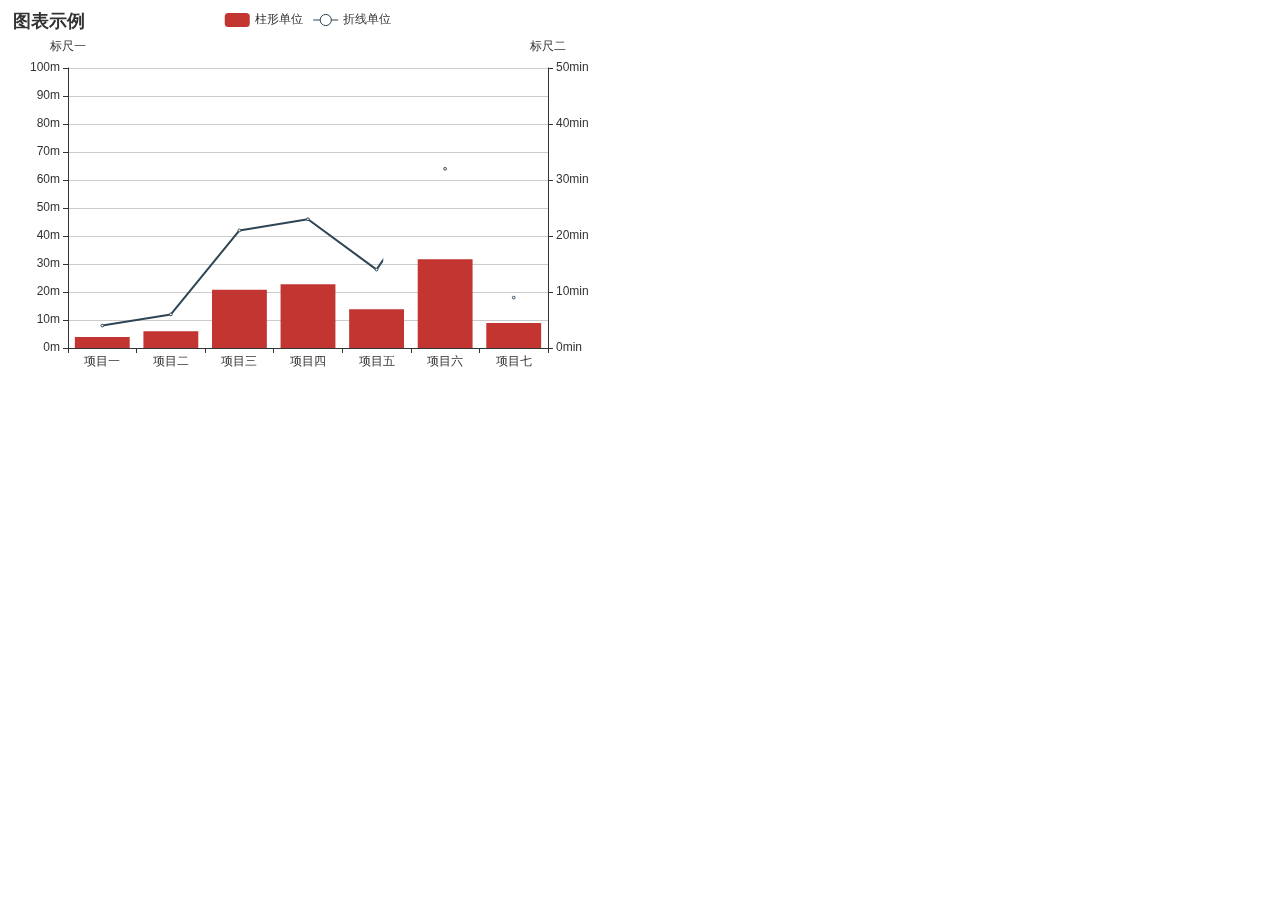
<file: ECharts & WebVR学院/ECharts NO.1 - 零基础绘制ECharts图表/index.html>
<!DOCTYPE html>
<html lang="en">
<head>
    <meta charset="UTF-8">
    <script src="js/echarts.js"></script>
    <title>ECharts NO.1 - 零基础绘制ECharts图表</title>
</head>
<body>
<div id="main" style="width: 600px;height: 400px;"></div>
<script type="text/javascript">
    var myChart = echarts.init(document.getElementById('main'));
    var option = {
        title: {text: '图表示例'},
        tooltip: {},
        legend: {data: ['柱形单位','折线单位']},
        xAxis: {data: ['项目一', '项目二', '项目三', '项目四', '项目五', '项目六', '项目七']},
        yAxis: [{type:'value',name:'标尺一',min:0,max:100,interval:10,axisLabel:{formatter:'{value}m'}},{type:'value',name:'标尺二',min:0,max:50,interval:10,axisLabel:{formatter:'{value}min'}}],
        series: [{name: '柱形单位', type: 'bar', data: [4,6,21,23,14,32,9]},{name: '折线单位', type: 'line', yAxisIndex:1,data: [4,6,21,23,14,32,9]}]
    };
    myChart.setOption(option);
</script>
</body>
</html>
</file>
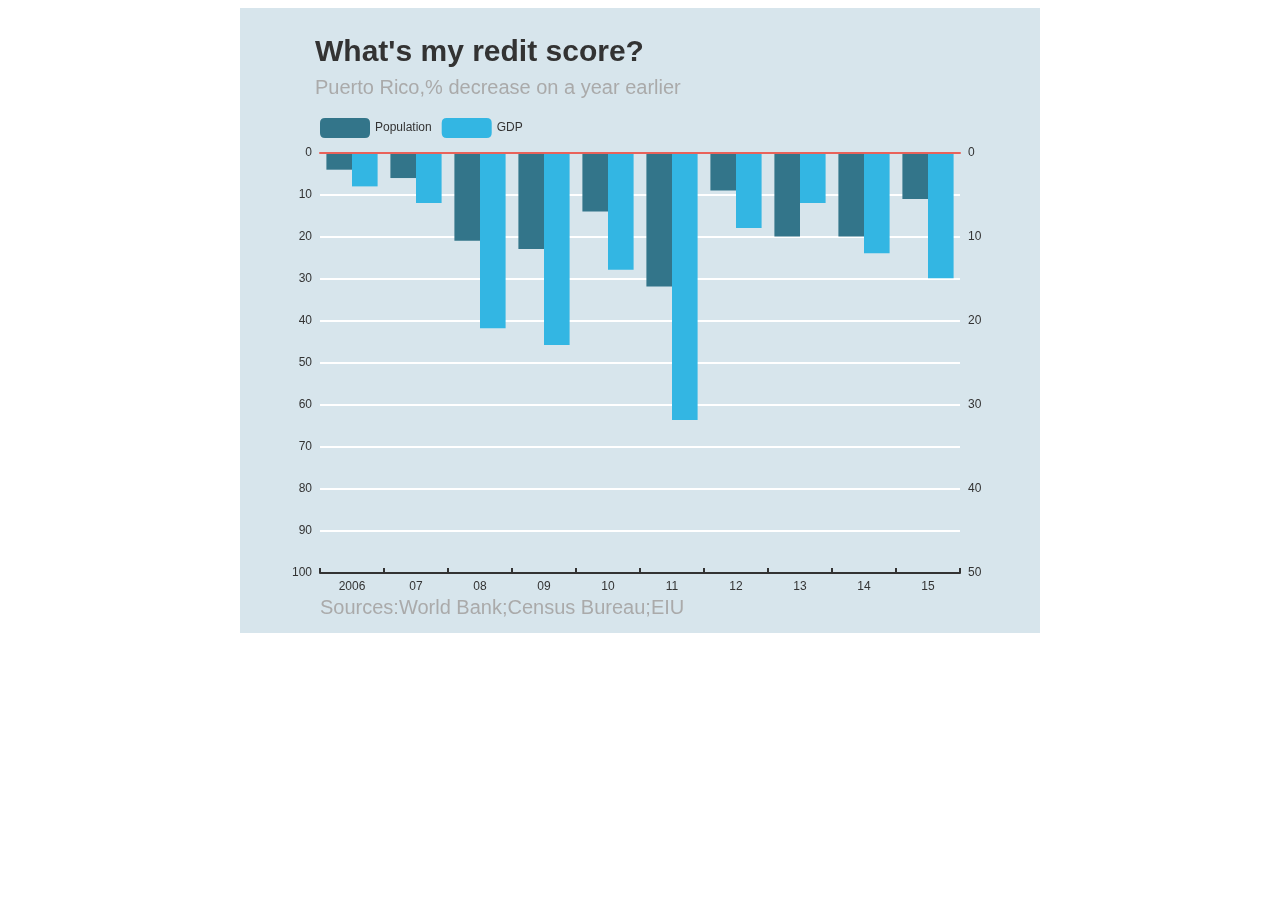
<file: ECharts & WebVR学院/ECharts NO.2 - 实现自定义的统计图表/index.html>
<!DOCTYPE html>
<html lang="en">
<head>
    <meta charset="UTF-8">
    <script src="js/echarts.js"></script>
    <title>ECharts NO.2 - 实现自定义的统计图表</title>
    <link rel="icon" href="favicon.ico">
</head>
<body>
<div id="main" style="width: 800px;height: 600px;margin: 0 auto;padding-top: 2%;"></div>
<script type="text/javascript">
    var myChart = echarts.init(document.getElementById('main'));
    var option = {
        backgroundColor: '#d7e5ec',
        title: {
            text: 'What\'s my redit score?',
            textStyle: {
                fontSize: 30
            },
            subtext: 'Puerto Rico,% decrease on a year earlier',
            subtextStyle: {
                fontSize: 20
            },
            left: 70
        },
        tooltip: {},
        legend: {
            data: ['Population', 'GDP'],
            left: 75,
            top: 80,
            itemWidth: 50,
            itemHeight: 20
        },
        grid: {
            top: 120
        },
        xAxis: [{
            data: ['2006', '07', '08', '09', '10', '11', '12', '13', '14', '15'],
            axisLine: {
                onZero: false,
                lineStyle: {
                    width: 2
                }
            },
            axisTick: {
                inside: true,
                lineStyle: {
                    width: 2
                }
            }
        }, {
            axisLine: {
                lineStyle: {
                    color: '#e9625a',
                    width: 2
                }
            },
            z: 5
        }],
        yAxis: [{
            type: 'value',
            inverse: true,
            min: 0,
            max: 100,
            interval: 10,
            axisLabel: {
                formatter: '{value}'
            },
            axisLine: {
                show: false
            },
            axisTick: {
                show: false
            },
            splitLine: {
                lineStyle: {
                    color: '#fff',
                    width: 2
                }
            }
        }, {
            type: 'value',
            inverse: true,
            min: 0,
            max: 50,
            interval: 10,
            axisLabel: {
                formatter: '{value}'
            },
            axisLine: {
                show: false
            },
            axisTick: {
                show: false
            },
            splitLine: {
                lineStyle: {
                    color: '#fff',
                    width: 2
                }
            }
        }],
        series: [{
            name: 'Population',
            type: 'bar',
            itemStyle: {normal: {color: '#33758a'}},
            data: [4, 6, 21, 23, 14, 32, 9, 20, 20, 11]
        }, {
            name: 'GDP',
            type: 'bar',
            itemStyle: {normal: {color: '#33b6e3'}},
            yAxisIndex: 1,
            data: [4, 6, 21, 23, 14, 32, 9, 6, 12, 15],
            barGap: 0
        }],
        graphic:{
            type:'text',
            style:{
                text:'Sources:World Bank;Census Bureau;EIU',
                font:'20px sans-serif',
                fill:'#aaaaaa'
            },
            bottom:15,
            left:80
        }
    };
    myChart.setOption(option);
</script>
</body>
</html>
</file>
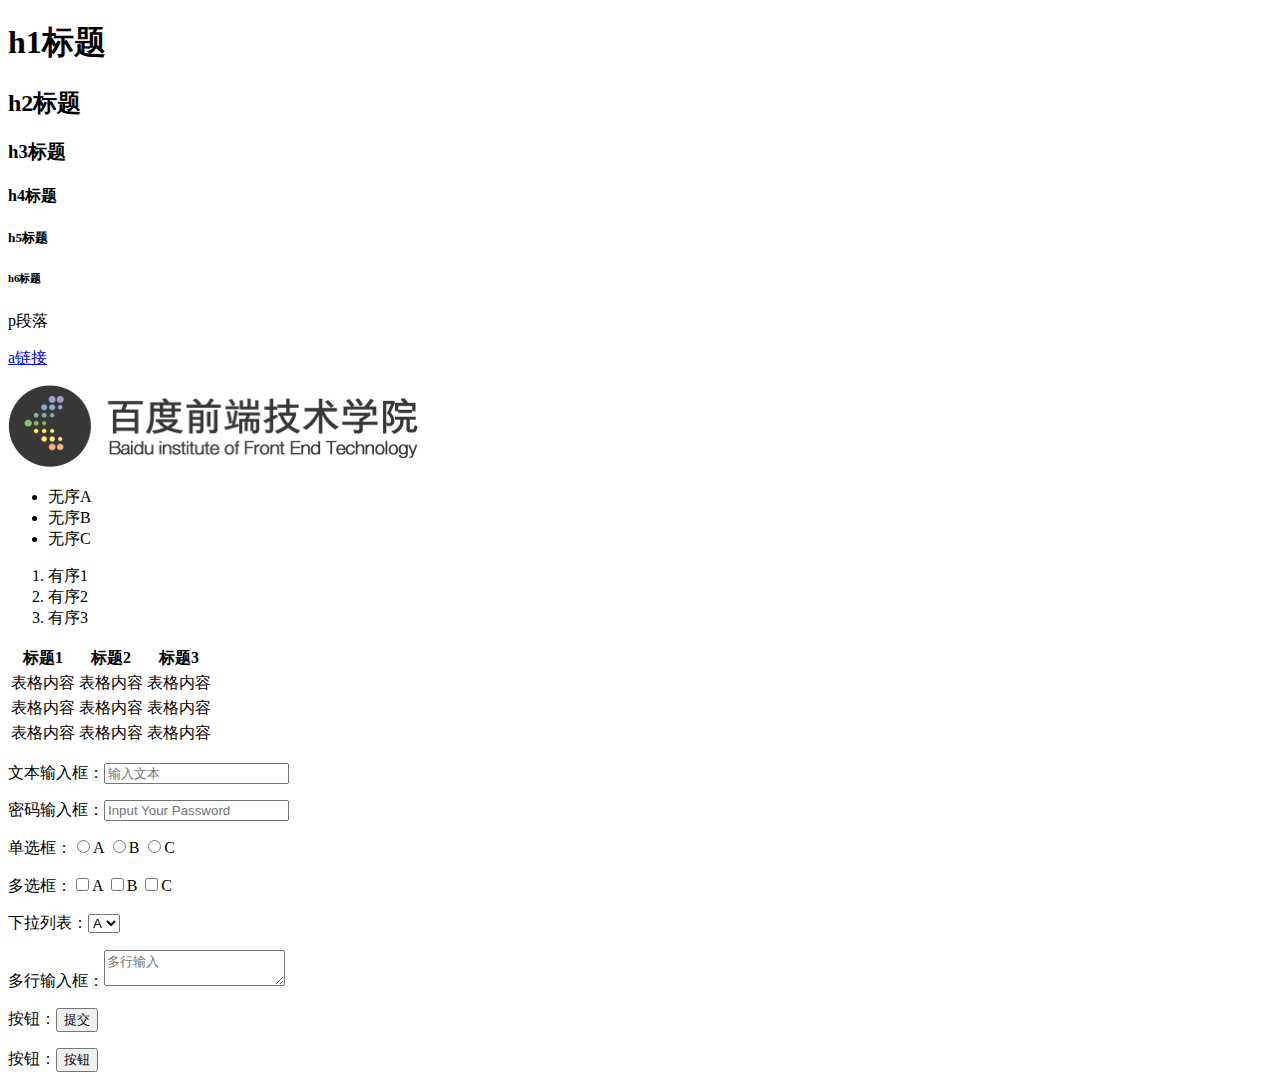
<file: HTML_CSS/Task_1/index.html>
<!DOCTYPE html>
<html lang="en">
<head>
    <meta charset="UTF-8">
    <title>任务一：零基础HTML编码</title>
</head>
<body>
<h1>h1标题</h1>
<h2>h2标题</h2>
<h3>h3标题</h3>
<h4>h4标题</h4>
<h5>h5标题</h5>
<h6>h6标题</h6>
<p>p段落</p>
<a href="http://ife.baidu.com/note/detail/id/79" target="_blank">a链接</a>
<p><img src="images/logo_a3b4064.png"></p>
<ul>
    <li>无序A</li>
    <li>无序B</li>
    <li>无序C</li>
</ul>
<ol>
    <li>有序1</li>
    <li>有序2</li>
    <li>有序3</li>
</ol>
<table>
    <tbody>
    <tr>
        <th>标题1</th>
        <th>标题2</th>
        <th>标题3</th>
    </tr>
    <tr>
        <td>表格内容</td>
        <td>表格内容</td>
        <td>表格内容</td>
    </tr>
    <tr>
        <td>表格内容</td>
        <td>表格内容</td>
        <td>表格内容</td>
    </tr>
    <tr>
        <td>表格内容</td>
        <td>表格内容</td>
        <td>表格内容</td>
    </tr>
    </tbody>
</table>
<p>文本输入框：<input type="text" placeholder="输入文本"></p>
<p>密码输入框：<input type="password" placeholder="Input Your Password"></p>
<p>单选框：<input type="radio" name="radio" value="a">A <input type="radio" name="radio" value="b">B <input type="radio" name="radio" value="c">C</p>
<p>多选框：<input type="checkbox" name="checkbox" value="a">A <input type="checkbox" name="checkbox" value="b">B <input type="checkbox" name="checkbox" value="c">C</p>
<p>下拉列表：<select><option>A</option><option>B</option><option>C</option></select></p>
<p>多行输入框：<textarea placeholder="多行输入"></textarea></p>
<p>按钮：<input type="submit" value="提交"></p>
<p>按钮：<input type="button" value="按钮"></p>
</body>
</html>
</file>
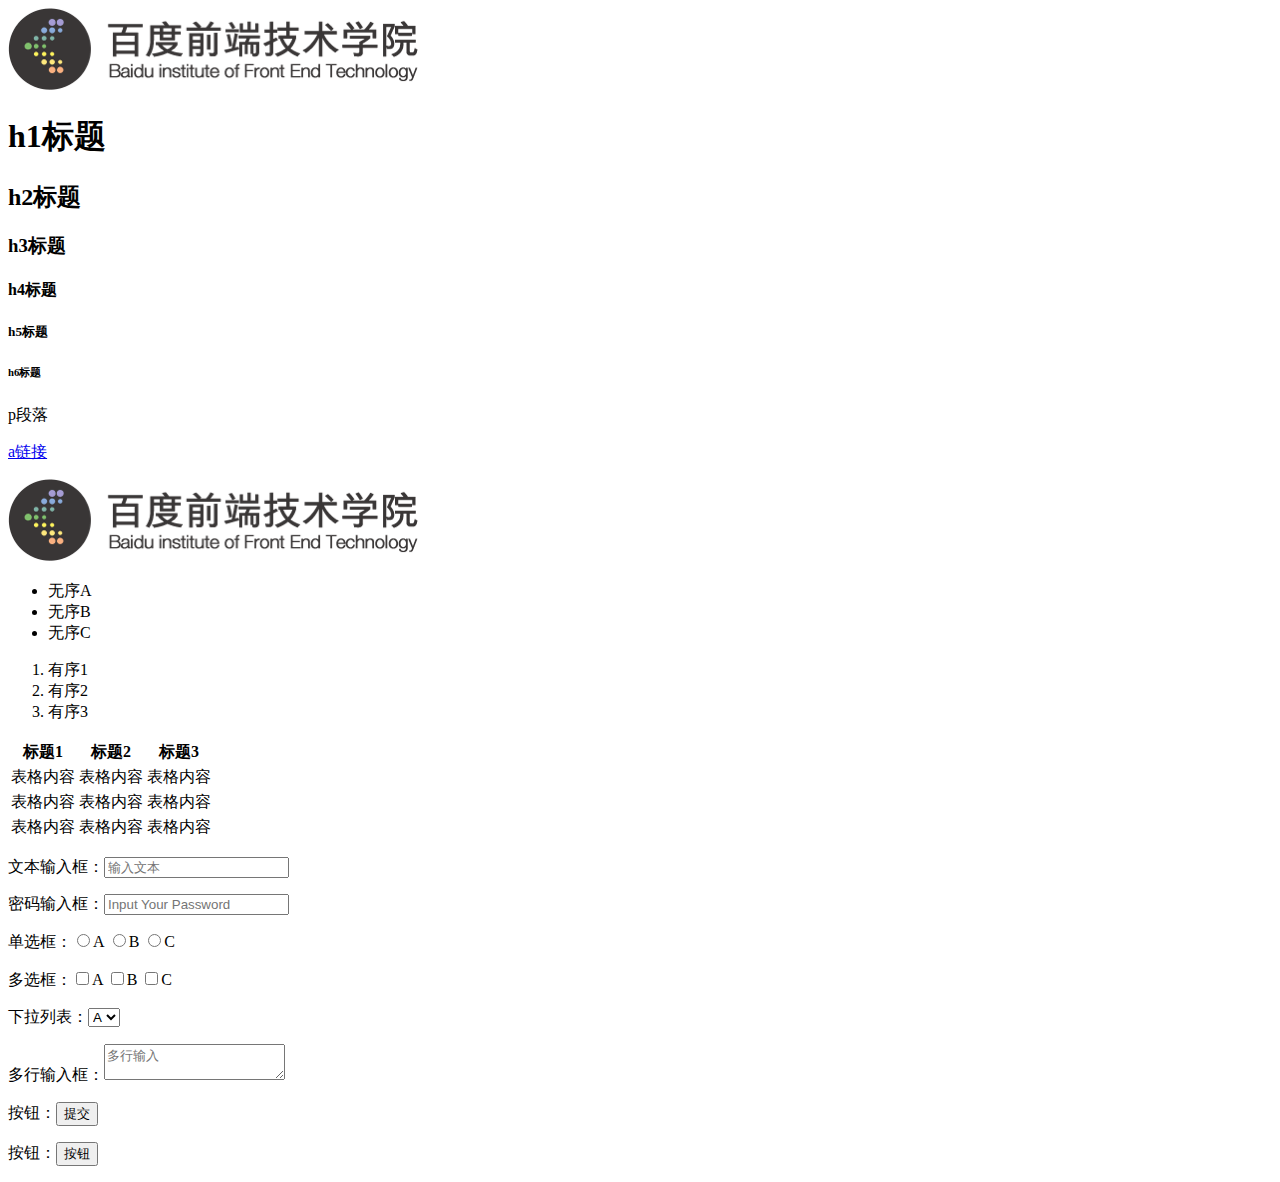
<file: HTML_CSS/Task_2/index.html>
<!DOCTYPE html>
<html lang="en">
<head>
    <meta charset="UTF-8">
    <title>任务一：零基础HTML编码</title>
    <link rel="stylesheet" href="css/main.css">
</head>
<body>
<div class="head">
    <img src="images/logo_a3b4064.png">
</div>
<h1>h1标题</h1>
<h2>h2标题</h2>
<h3>h3标题</h3>
<h4>h4标题</h4>
<h5>h5标题</h5>
<h6>h6标题</h6>
<p>p段落</p>
<a href="http://ife.baidu.com/note/detail/id/79" target="_blank">a链接</a>
<p><img src="images/logo_a3b4064.png"></p>
<ul>
    <li>无序A</li>
    <li>无序B</li>
    <li>无序C</li>
</ul>
<ol>
    <li>有序1</li>
    <li>有序2</li>
    <li>有序3</li>
</ol>
<table>
    <tbody>
    <tr>
        <th>标题1</th>
        <th>标题2</th>
        <th>标题3</th>
    </tr>
    <tr>
        <td>表格内容</td>
        <td>表格内容</td>
        <td>表格内容</td>
    </tr>
    <tr>
        <td>表格内容</td>
        <td>表格内容</td>
        <td>表格内容</td>
    </tr>
    <tr>
        <td>表格内容</td>
        <td>表格内容</td>
        <td>表格内容</td>
    </tr>
    </tbody>
</table>
<p>文本输入框：<input type="text" placeholder="输入文本"></p>
<p>密码输入框：<input type="password" placeholder="Input Your Password"></p>
<p>单选框：<input type="radio" name="radio" value="a">A <input type="radio" name="radio" value="b">B <input type="radio"
                                                                                                        name="radio"
                                                                                                        value="c">C</p>
<p>多选框：<input type="checkbox" name="checkbox" value="a">A <input type="checkbox" name="checkbox" value="b">B <input
        type="checkbox" name="checkbox" value="c">C</p>
<p>下拉列表：<select>
    <option>A</option>
    <option>B</option>
    <option>C</option>
</select></p>
<p>多行输入框：<textarea placeholder="多行输入"></textarea></p>
<p>按钮：<input type="submit" value="提交"></p>
<p>按钮：<input type="button" value="按钮"></p>
</body>
</html>
</file>
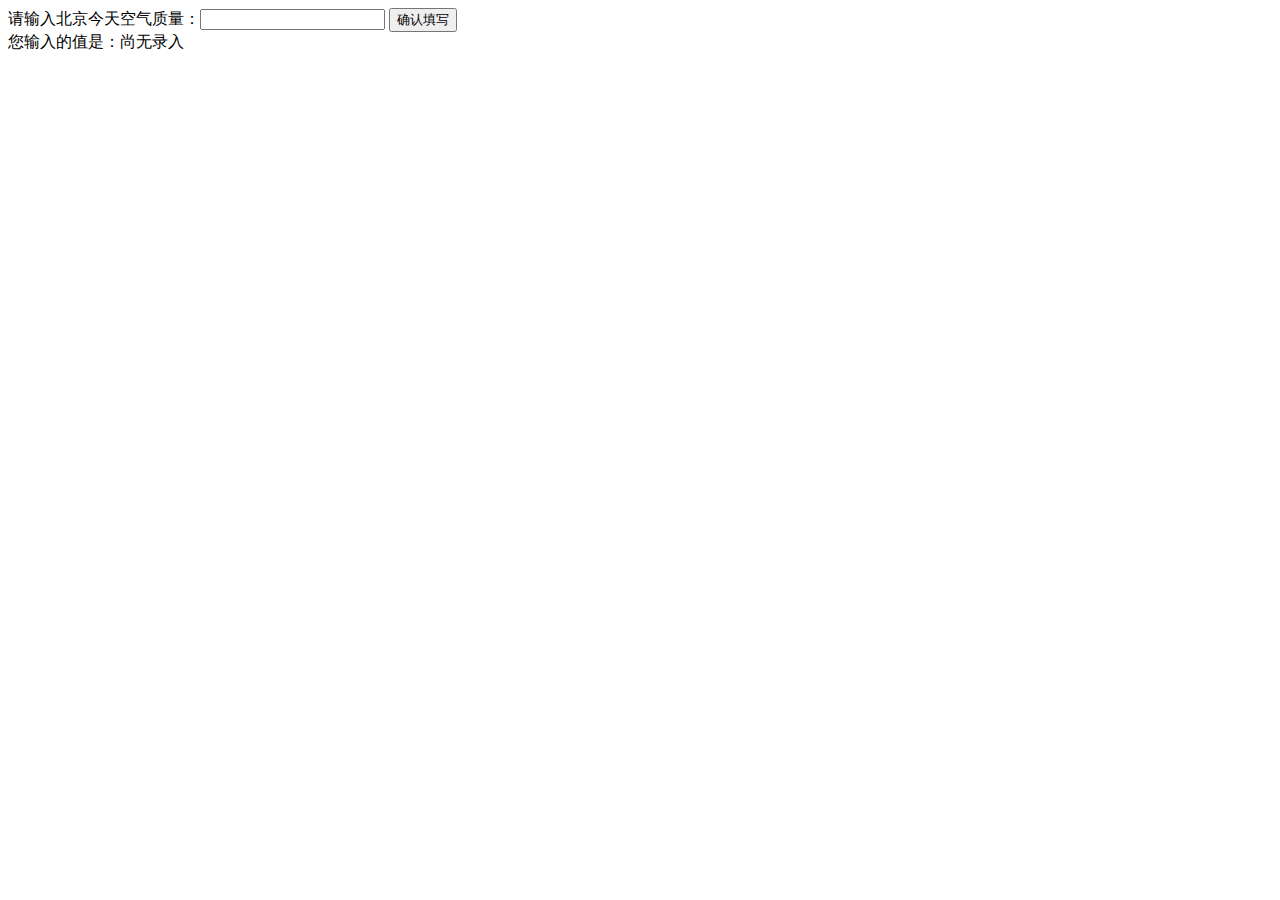
<file: JavaScript/Task_1/index.html>
<!DOCTYPE html>
<html lang="en">
<head>
    <meta charset="UTF-8">
    <title>任务一：零基础JavaScript编码（一）</title>
</head>
<body>
<label>请输入北京今天空气质量：<input id="aqi-input" type="text"></label>
<button id="button" onclick="airQuality()">确认填写</button>

<div>您输入的值是：<span id="aqi-display">尚无录入</span></div>

<script type="text/javascript">

    function airQuality() {
        /*
         在注释下方写下代码
         给按钮button绑定一个点击事件
         在事件处理函数中
         获取aqi-input输入的值，并显示在aqi-display中
         */
        var a = document.getElementById("aqi-display");
        var b = document.getElementById("aqi-input");
        if (b.value != "") {
            a.innerHTML = b.value;
        } else {
            a.innerHTML = "尚无录入";
        }
    }

</script>
</body>
</html>
</file>
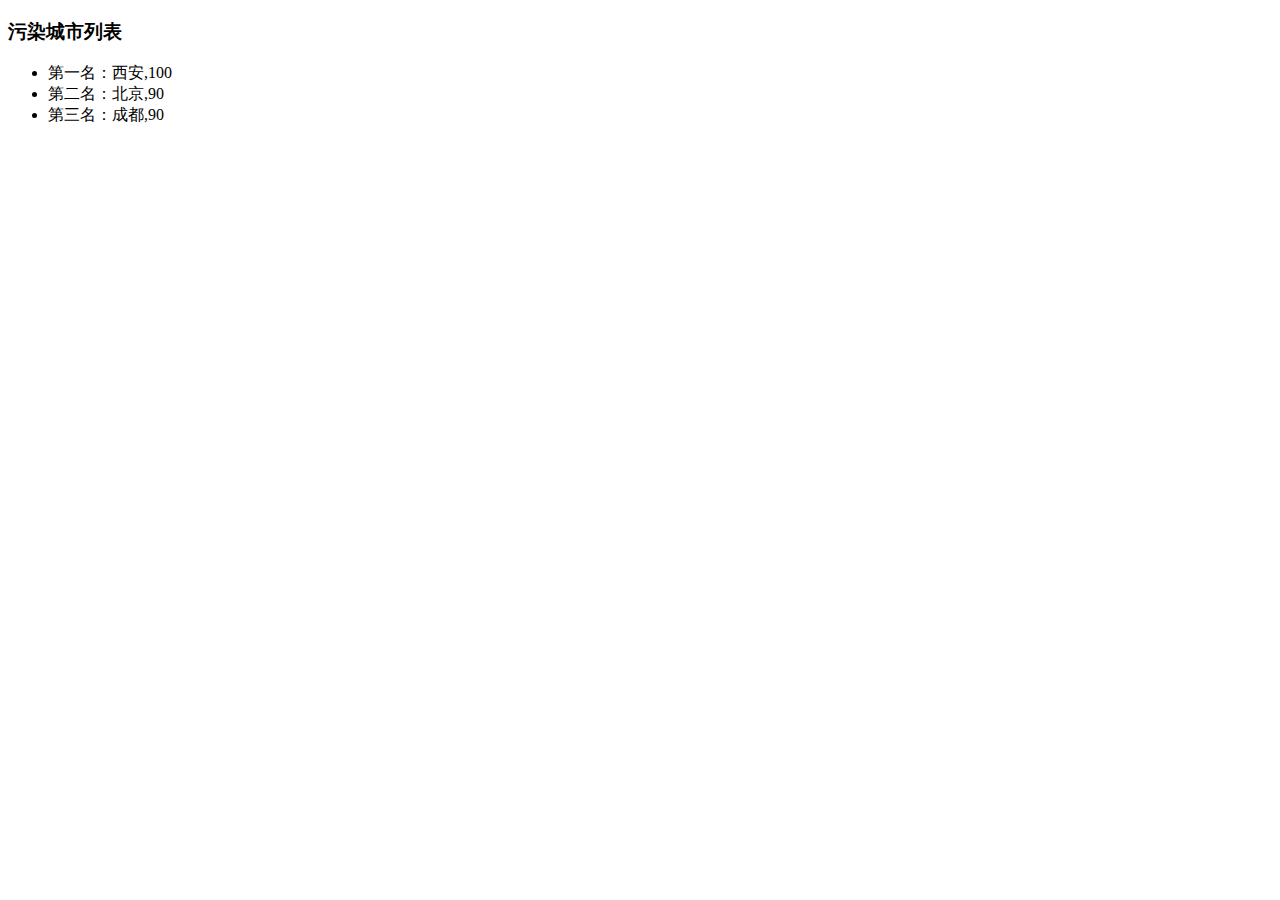
<file: JavaScript/Task_2/index.html>
<!DOCTYPE html>
<html lang="en">
<head>
    <meta charset="UTF-8">
    <title>任务二：零基础JavaScript编码（二）</title>
</head>
<body>

<h3>污染城市列表</h3>
<ul id="aqi-list">
    <!--
        <li>第一名：福州（样例），10</li>
          <li>第二名：福州（样例），10</li> -->
</ul>

<script type="text/javascript">

    var aqiData = [
        ["北京", 90],
        ["上海", 50],
        ["福州", 10],
        ["广州", 50],
        ["成都", 90],
        ["西安", 100]
    ];
    window.onload = function () {
        /*
         在注释下方编写代码
         遍历读取aqiData中各个城市的数据
         将空气质量指数大于60的城市显示到aqi-list的列表中
         */
        var a = document.getElementById("aqi-list");
        var b = ["一", "二", "三", "四", "五", "六", "七", "八", "九", "十"];
        aqiData.sort(function (x, y) {
            return y[1] - x[1];
        });
        var aqiData2 = aqiData.filter(function (m) {
//            console.log(m[1]);
            if (m[1] > 60) {
                return m;
            }
        });
        for (var i = 0; i < aqiData2.length; i++) {
            a.innerHTML += "<li>第" + b[i] + "名：" + aqiData2[i] + "</li>";
        }
    }

</script>
</body>
</html>
</file>
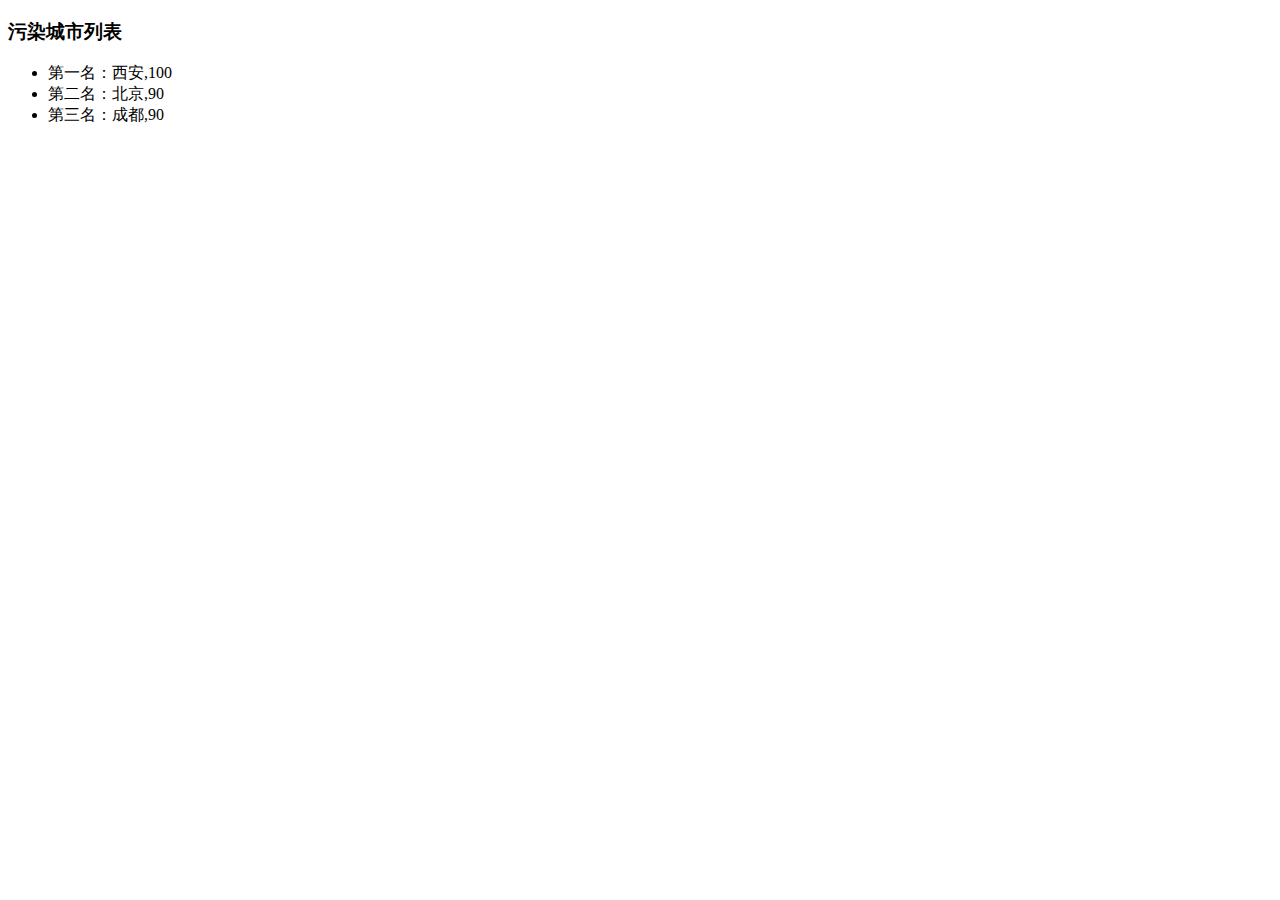
<file: 斌斌学院/任务二：零基础JavaScript编码（二）/index.html>
<!DOCTYPE html>
<html lang="en">
<head>
    <meta charset="UTF-8">
    <title>任务一：零基础JavaScript编码（一）</title>
</head>
<body>

<h3>污染城市列表</h3>
<ul id="aqi-list">
    <!--
        <li>第一名：福州（样例），10</li>
          <li>第二名：福州（样例），10</li> -->
</ul>

<script type="text/javascript">

    var aqiData = [
        ["北京", 90],
        ["上海", 50],
        ["福州", 10],
        ["广州", 50],
        ["成都", 90],
        ["西安", 100]
    ];
    window.onload = function () {
        /*
         在注释下方编写代码
         遍历读取aqiData中各个城市的数据
         将空气质量指数大于60的城市显示到aqi-list的列表中
         */
        var a = document.getElementById("aqi-list");
        var b = ["一", "二", "三", "四", "五", "六", "七", "八", "九", "十"];
        aqiData.sort(function (x, y) {
            return y[1] - x[1];
        });
        var aqiData2 = aqiData.filter(function (m) {
//            console.log(m[1]);
            if (m[1] > 60) {
                return m;
            }
        });
        for (var i = 0; i < aqiData2.length; i++) {
            a.innerHTML += "<li>第" + b[i] + "名：" + aqiData2[i] + "</li>";
        }
    }

</script>
</body>
</html>
</file>
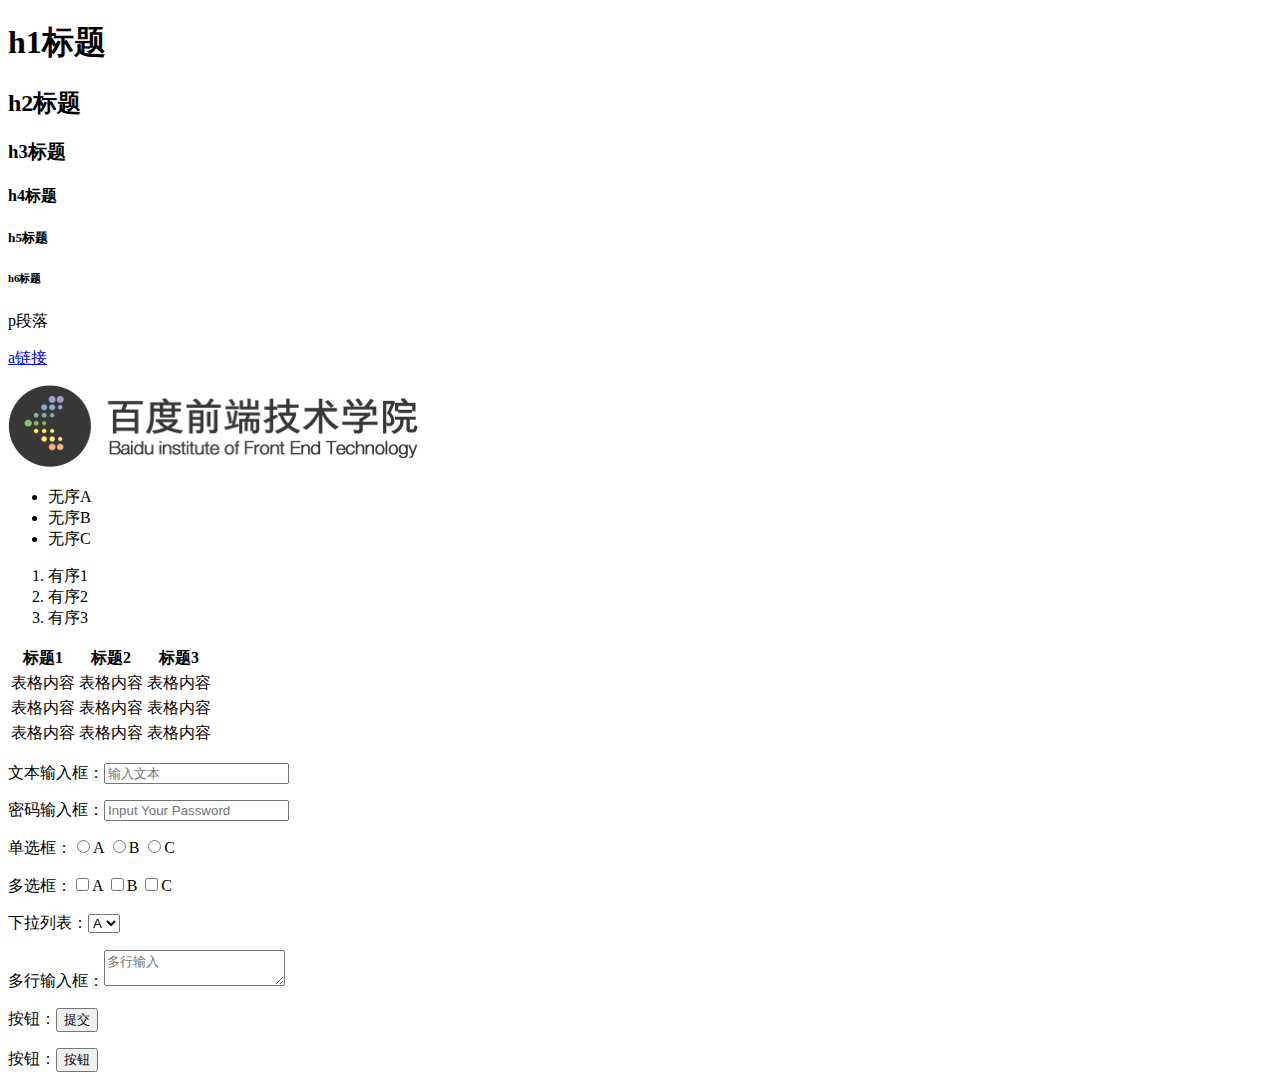
<file: 入门一/任务一.html>
<!DOCTYPE html>
<html lang="en">
<head>
    <meta charset="UTF-8">
    <title>任务一</title>
</head>
<body>
<h1>h1标题</h1>
<h2>h2标题</h2>
<h3>h3标题</h3>
<h4>h4标题</h4>
<h5>h5标题</h5>
<h6>h6标题</h6>
<p>p段落</p>
<a href="http://ife.baidu.com/note/detail/id/79" target="_blank">a链接</a>
<p><img src="images/logo_a3b4064.png"></p>
<ul>
    <li>无序A</li>
    <li>无序B</li>
    <li>无序C</li>
</ul>
<ol>
    <li>有序1</li>
    <li>有序2</li>
    <li>有序3</li>
</ol>
<table>
    <tbody>
    <tr>
        <th>标题1</th>
        <th>标题2</th>
        <th>标题3</th>
    </tr>
    <tr>
        <td>表格内容</td>
        <td>表格内容</td>
        <td>表格内容</td>
    </tr>
    <tr>
        <td>表格内容</td>
        <td>表格内容</td>
        <td>表格内容</td>
    </tr>
    <tr>
        <td>表格内容</td>
        <td>表格内容</td>
        <td>表格内容</td>
    </tr>
    </tbody>
</table>
<p>文本输入框：<input type="text" placeholder="输入文本"></p>
<p>密码输入框：<input type="password" placeholder="Input Your Password"></p>
<p>单选框：<input type="radio" name="radio" value="a">A <input type="radio" name="radio" value="b">B <input type="radio" name="radio" value="c">C</p>
<p>多选框：<input type="checkbox" name="checkbox" value="a">A <input type="checkbox" name="checkbox" value="b">B <input type="checkbox" name="checkbox" value="c">C</p>
<p>下拉列表：<select><option>A</option><option>B</option><option>C</option></select></p>
<p>多行输入框：<textarea placeholder="多行输入"></textarea></p>
<p>按钮：<input type="submit" value="提交"></p>
<p>按钮：<input type="button" value="按钮"></p>
</body>
</html>
</file>
<file: HTML_CSS/Task_2/css/main.css>
.head {
    
}
</file>
